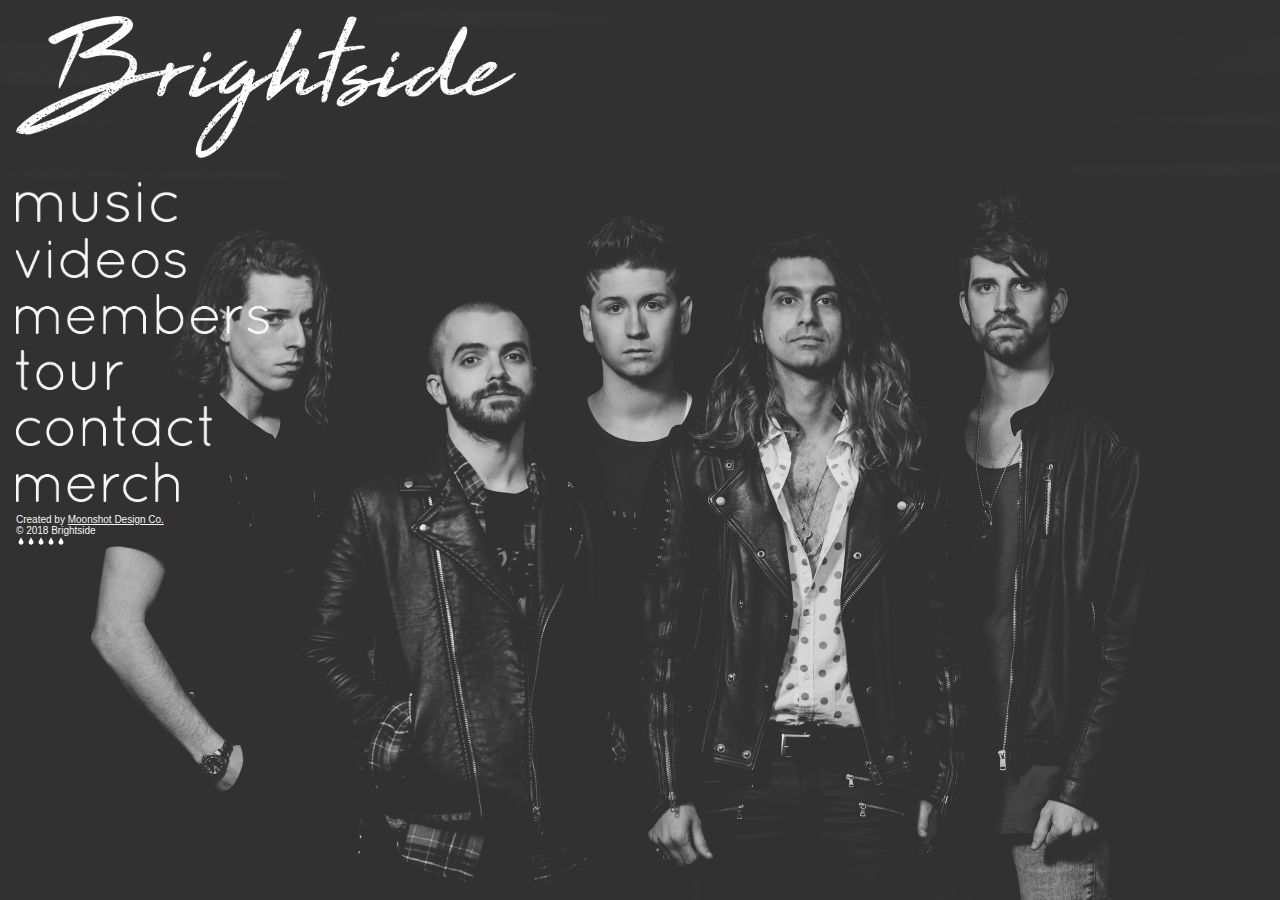
<file: index.html>
<!DOCTYPE html>
<html>
<head>
  <meta charset="utf-8" />
  <meta http-equiv="X-UA-Compatible" content="IE=edge">
  <meta name="viewport" content="width=device-width, initial-scale=1">
  <meta name="apple-mobile-web-app-capable" content="yes">
  <meta name="description" content="Official website of Brightside, a five-piece pop/rock band from Tallahassee, FL. Heart Science EP available now on iTunes/Apple Music, Spotify, and more.">
  <meta name="keywords" content="brightside,official,band,music,tallahassee,florida,usa,pop,rock,indie,alternative,feels,like,fiction,aeiou,lights,a,spark,heart,science,itunes,apple,spotify">
  <link rel="stylesheet" type="text/css" media="screen" href="style.css" />
  <link rel="icon" type="image/x-icon" href="favicons/favicon.ico">
  <link rel="apple-touch-icon" sizes="180x180" href="favicons/apple-touch-icon.png">
  <link rel="icon" type="image/png" href="favicons/favicon-32x32.png" sizes="32x32">
  <link rel="icon" type="image/png" href="favicons/favicon-16x16.png" sizes="16x16">
  <link rel="manifest" href="favicons/manifest.json">
  <link rel="mask-icon" href="favicons/safari-pinned-tab.svg" color="#00ffff">
  <meta name="theme-color" content="#ffffff">
  <link rel="stylesheet" href="https://use.fontawesome.com/releases/v5.0.10/css/all.css" integrity="sha384-+d0P83n9kaQMCwj8F4RJB66tzIwOKmrdb46+porD/OvrJ+37WqIM7UoBtwHO6Nlg" crossorigin="anonymous">
  <title>Brightside</title>
</head>
<body>
  <div class="grid-container" id="main-content">
    <div class="grid-item" id="logo">
      <a href="/" id="logo-link"><img id="main-logo" src="images/logo.png"></a>
    </div>
    <div class="grid-item grid-container" id="social-icons">
      <a class="social-icons-link" href="https://www.facebook.com/officialbrightside"><i class="fab fa-lg fa-fw fa-facebook"></i></a>
      <a class="social-icons-link" href="https://www.twitter.com/heybrightside"><i class="fab fa-lg fa-fw fa-twitter"></i></a>
      <a class="social-icons-link" href="https://www.instagram.com/officialbrightside"><i class="fab fa-lg fa-fw fa-instagram"></i></a>
      <a class="social-icons-link" href="https://itunes.apple.com/us/artist/brightside/943290044"><i class="fab fa-lg fa-fw fa-itunes-note"></i></a>
      <a class="social-icons-link" href="https://open.spotify.com/artist/6Olw6iYoJS2VQZ5RWaUUWS"><i class="fab fa-lg fa-fw fa-spotify"></i></a>
      <a class="social-icons-link" href="https://www.youtube.com/officialbrightsidetv"><i class="fab fa-lg fa-fw fa-youtube"></i></a>
    </div>
    <div class="grid-item grid-container" id="main-menu">
      <div class="grid-item main-menu-link"><a href="music" class="main-menu-link-a"><img class="main-menu-link-img" src="images/music.png"></a></div>
      <div class="grid-item main-menu-link"><a href="videos" class="main-menu-link-a"><img class="main-menu-link-img" src="images/videos.png"></a></div>
      <div class="grid-item main-menu-link"><a href="members" class="main-menu-link-a"><img class="main-menu-link-img" src="images/members.png"></a></div>
      <div class="grid-item main-menu-link"><a href="tour" class="main-menu-link-a" id="tour"><img class="main-menu-link-img" src="images/tour.png"></a></div>
      <div class="grid-item main-menu-link"><a href="contact" class="main-menu-link-a"><img class="main-menu-link-img" src="images/contact.png"></a></div>
      <div class="grid-item main-menu-link"><a href="https://officialbrightside.bandcamp.com" class="main-menu-link-a"><img class="main-menu-link-img" src="images/merch.png"></a></div>
    </div>
    <div class="grid-item" id="copyright">
      <p>Created by <a href="https://moonshotdesignco.com"><u>Moonshot Design Co.</u></a><br>&copy; 2018 Brightside<br><a href="grid"><img src="images/drop-white.png" style="height: 1em;"></a><a href="bees"><img src="images/drop-white.png" style="height: 1em;"></a><img src="images/drop-white.png" style="height: 1em;"><img src="images/drop-white.png" style="height: 1em;"><img src="images/drop-white.png" style="height: 1em;"></p>
    </div>
  </div>
</body>
</html>
</file>
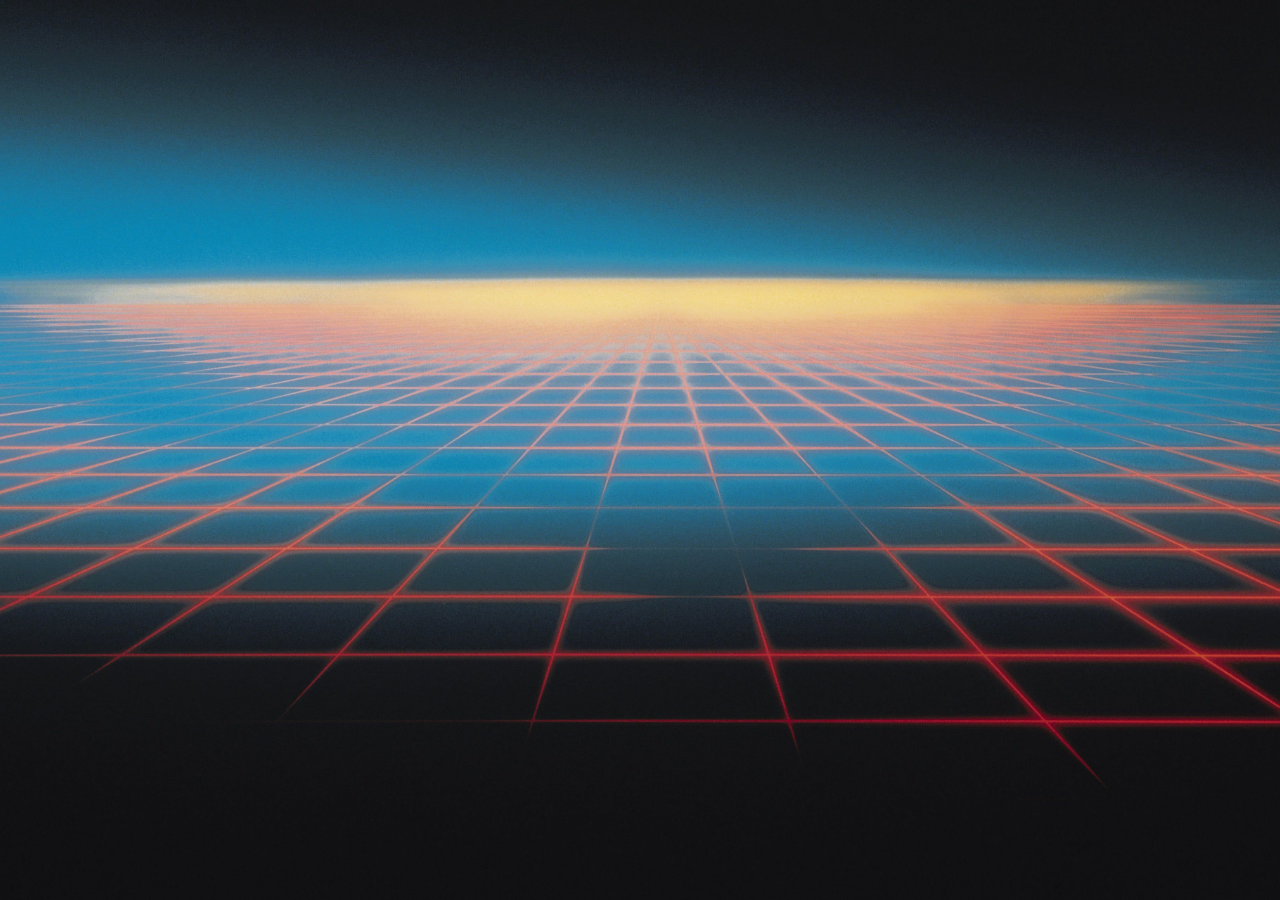
<file: thegrid/index.html>
<!DOCTYPE html>
<html lang="en" style="width: 100%; height: 100%; margin: 0; padding: 0; background: url('grid.jpg') center/cover no-repeat;">
<head>
  <meta charset="UTF-8">
  <meta name="viewport" content="width=device-width, initial-scale=1.0">
  <meta http-equiv="X-UA-Compatible" content="ie=edge">
  <title>The Grid</title>
</head>
<body>
  <audio autoplay src="theGrid.wav"></audio>
</body>
</html>
</file>
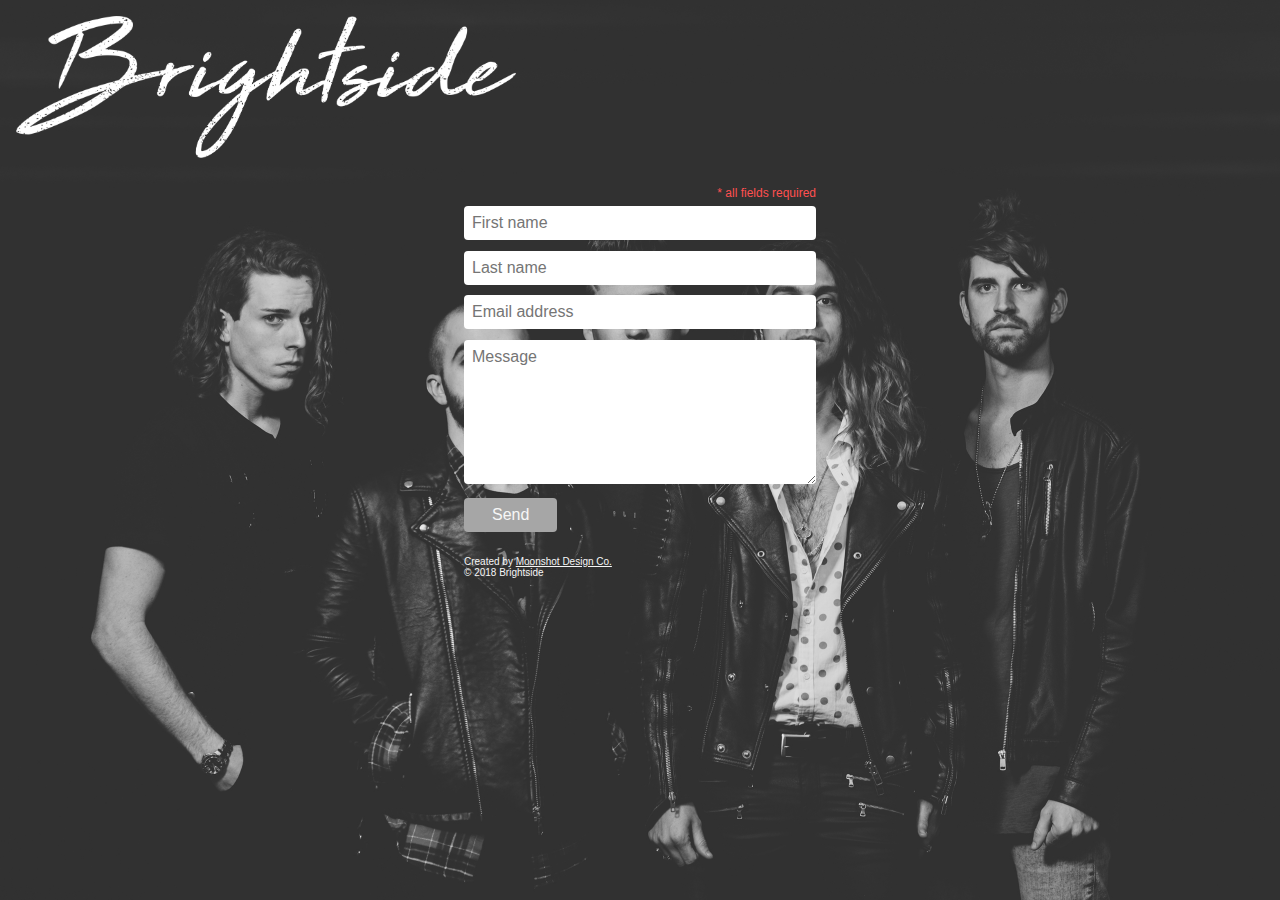
<file: contact.html>
<!DOCTYPE html>
<html>
<head>
  <meta charset="utf-8" />
  <meta http-equiv="X-UA-Compatible" content="IE=edge">
  <meta name="viewport" content="width=device-width, initial-scale=1">
  <meta name="apple-mobile-web-app-capable" content="yes">
  <meta name="description" content="Contact // Official website of Brightside, a five-piece pop/rock band from Tallahassee, FL. Heart Science EP available now on iTunes/Apple Music, Spotify, and more.">
  <meta name="keywords" content="brightside,official,band,music,tallahassee,florida,usa,pop,rock,indie,alternative,feels,like,fiction,aeiou,lights,a,spark,heart,science,itunes,apple,spotify">
  <link rel="stylesheet" type="text/css" media="screen" href="style.css" />
  <link rel="icon" type="image/x-icon" href="favicons/favicon.ico">
  <link rel="apple-touch-icon" sizes="180x180" href="favicons/apple-touch-icon.png">
  <link rel="icon" type="image/png" href="favicons/favicon-32x32.png" sizes="32x32">
  <link rel="icon" type="image/png" href="favicons/favicon-16x16.png" sizes="16x16">
  <link rel="manifest" href="favicons/manifest.json">
  <link rel="mask-icon" href="favicons/safari-pinned-tab.svg" color="#00ffff">
  <meta name="theme-color" content="#ffffff">
  <link rel="stylesheet" href="https://use.fontawesome.com/releases/v5.0.10/css/all.css" integrity="sha384-+d0P83n9kaQMCwj8F4RJB66tzIwOKmrdb46+porD/OvrJ+37WqIM7UoBtwHO6Nlg" crossorigin="anonymous">
  <title>Contact :: Brightside</title>
</head>
<body>
  <div class="grid-container" id="main-content">
    <div class="grid-item" id="logo">
      <a href="index.html" id="logo-link"><img id="main-logo" src="images/logo.png"></a>
    </div>
    <div class="grid-item grid-container" id="social-icons">
      <a class="social-icons-link" href="https://www.facebook.com/officialbrightside"><i class="fab fa-lg fa-fw fa-facebook"></i></a>
      <a class="social-icons-link" href="https://www.twitter.com/heybrightside"><i class="fab fa-lg fa-fw fa-twitter"></i></a>
      <a class="social-icons-link" href="https://www.instagram.com/officialbrightside"><i class="fab fa-lg fa-fw fa-instagram"></i></a>
      <a class="social-icons-link" href="https://itunes.apple.com/us/artist/brightside/943290044"><i class="fab fa-lg fa-fw fa-itunes-note"></i></a>
      <a class="social-icons-link" href="https://open.spotify.com/artist/6Olw6iYoJS2VQZ5RWaUUWS"><i class="fab fa-lg fa-fw fa-spotify"></i></a>
      <a class="social-icons-link" href="https://www.youtube.com/officialbrightsidetv"><i class="fab fa-lg fa-fw fa-youtube"></i></a>
    </div>
    <div class="grid-item grid-container body-content" id="contact-container">
      <div id="contact-form">
        <div id="submission-form">
          <p class="subheader">* all fields required</p>
          <form id="contact" method="POST" action="https://formspree.io/contact@officialbrightside.com">
            <input type="text" name="firstname" placeholder="First name" required>
            <input type="text" name="lastname" placeholder="Last name" required>
            <input type="email" name="email" placeholder="Email address" required>
            <textarea name="message" placeholder="Message" required></textarea>
            <input type="text" name="_gotcha" style="display:none" />
            <button type="submit">Send</button>
          </form>
        </div>
      </div>
    </div>
    <div class="grid-item centered-copyright body-content" id="copyright">
      <p>Created by <a href="https://moonshotdesignco.com"><u>Moonshot Design Co.</u></a><br>&copy; 2018 Brightside</p>
    </div>
  </div>
</body>
</html>
</file>
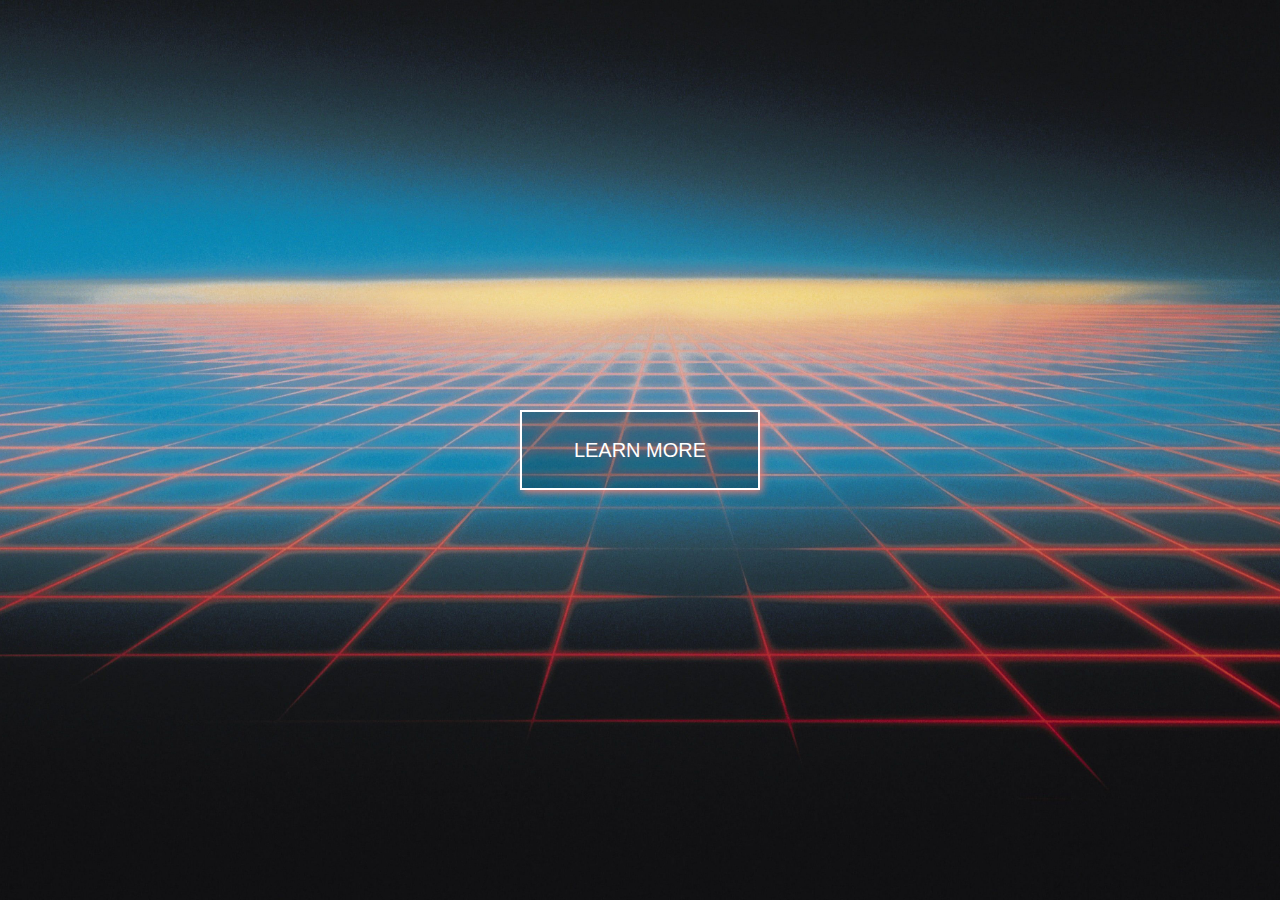
<file: grid.html>
<!DOCTYPE html>
<html lang="en" style="width: 100%; height: 100%; margin: 0; padding: 0; background: url('images/grid.jpg') center/cover no-repeat black;">
<head>
  <meta charset="UTF-8">
  <meta name="viewport" content="width=device-width, initial-scale=1.0">
  <meta http-equiv="X-UA-Compatible" content="ie=edge">
  <title>The Grid</title>
</head>
<body style="display: grid; height: 100%; margin: 0; padding: 0;">
  <audio id="theGrid" src="theGrid.wav"></audio>
  <button onclick="playAudio()" type="button" style="border: 2px solid white; height: 5rem; width: 15rem; background: #00000040; color: white; font-size: 1.25em; font-family: -apple-system, BlinkMacSystemFont, 'Segoe UI', Roboto, Oxygen, Ubuntu, Cantarell, 'Open Sans', 'Helvetica Neue', sans-serif; margin: auto; box-shadow: 2px 2px 8px salmon;">LEARN MORE</button>
  <script type="text/javascript">
    var x = document.getElementById("theGrid");
    function playAudio() {
      x.play();
    }
  </script>
</body>
</html>
</file>
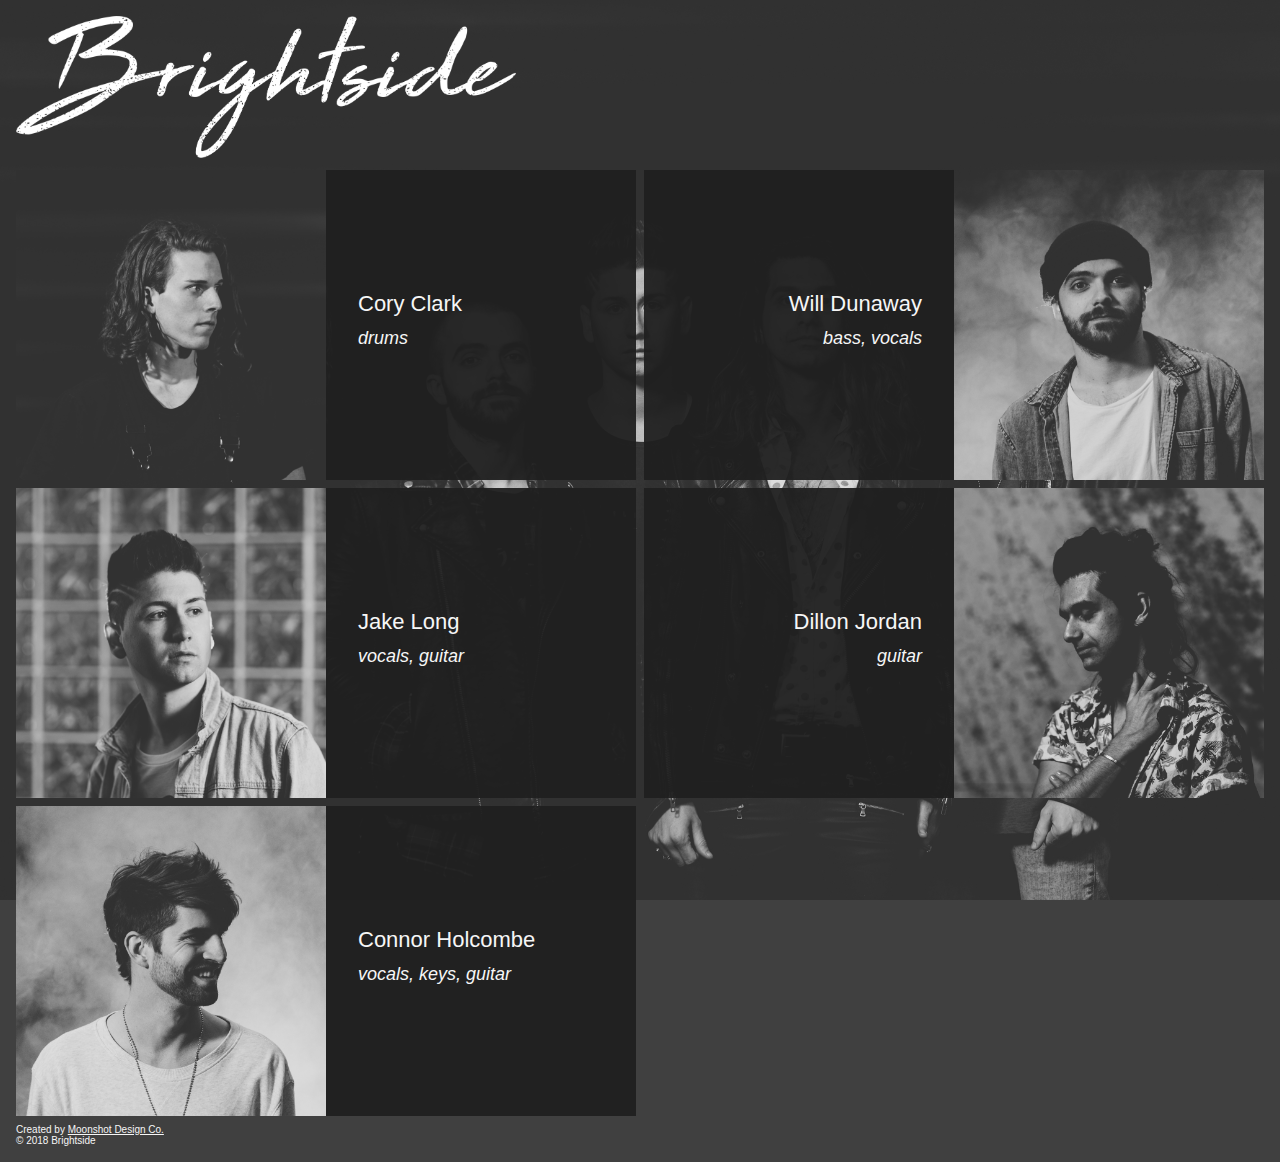
<file: members.html>
<!DOCTYPE html>
<html>
<head>
  <meta charset="utf-8" />
  <meta http-equiv="X-UA-Compatible" content="IE=edge">
  <meta name="viewport" content="width=device-width, initial-scale=1">
  <meta name="apple-mobile-web-app-capable" content="yes">
  <meta name="description" content="Members // Official website of Brightside, a five-piece pop/rock band from Tallahassee, FL. Heart Science EP available now on iTunes/Apple Music, Spotify, and more.">
  <meta name="keywords" content="brightside,official,band,music,tallahassee,florida,usa,pop,rock,indie,alternative,feels,like,fiction,aeiou,lights,a,spark,heart,science,itunes,apple,spotify">
  <link rel="stylesheet" type="text/css" media="screen" href="style.css" />
  <link rel="icon" type="image/x-icon" href="favicons/favicon.ico">
  <link rel="apple-touch-icon" sizes="180x180" href="favicons/apple-touch-icon.png">
  <link rel="icon" type="image/png" href="favicons/favicon-32x32.png" sizes="32x32">
  <link rel="icon" type="image/png" href="favicons/favicon-16x16.png" sizes="16x16">
  <link rel="manifest" href="favicons/manifest.json">
  <link rel="mask-icon" href="favicons/safari-pinned-tab.svg" color="#00ffff">
  <meta name="theme-color" content="#ffffff">
  <link rel="stylesheet" href="https://use.fontawesome.com/releases/v5.0.10/css/all.css" integrity="sha384-+d0P83n9kaQMCwj8F4RJB66tzIwOKmrdb46+porD/OvrJ+37WqIM7UoBtwHO6Nlg" crossorigin="anonymous">
  <title>Members :: Brightside</title>
</head>
<body>
  <div class="grid-container" id="main-content">
    <div class="grid-item" id="logo">
      <a href="index.html" id="logo-link"><img id="main-logo" src="images/logo.png"></a>
    </div>
    <div class="grid-item grid-container" id="social-icons">
      <a class="social-icons-link" href="https://www.facebook.com/officialbrightside"><i class="fab fa-lg fa-fw fa-facebook"></i></a>
      <a class="social-icons-link" href="https://www.twitter.com/heybrightside"><i class="fab fa-lg fa-fw fa-twitter"></i></a>
      <a class="social-icons-link" href="https://www.instagram.com/officialbrightside"><i class="fab fa-lg fa-fw fa-instagram"></i></a>
      <a class="social-icons-link" href="https://itunes.apple.com/us/artist/brightside/943290044"><i class="fab fa-lg fa-fw fa-itunes-note"></i></a>
      <a class="social-icons-link" href="https://open.spotify.com/artist/6Olw6iYoJS2VQZ5RWaUUWS"><i class="fab fa-lg fa-fw fa-spotify"></i></a>
      <a class="social-icons-link" href="https://www.youtube.com/officialbrightsidetv"><i class="fab fa-lg fa-fw fa-youtube"></i></a>
    </div>
    <div class="grid-item grid-container body-content" id="members-container">
      <div class="grid-item grid-container member-container-ind" id="cory">
        <img src="images/tiles/cory.png" class="grid-item member-photo" id="cory">
        <div class="grid-item member-info" id="cory">
          <p class="member-info-p">Cory Clark</p>
          <p class="member-info-p small">drums</p>
          <p class="member-info-p"><a href="https://www.twitter.com/brightsidecory" class="member-info-link-a" id=""><i class="fab fa-twitter fa-fw"></i></a><a href="https://www.instagram.com/brightsidecory" class="member-info-link-a" id=""><i class="fab fa-instagram fa-fw"></i></a></p>
        </div>
      </div>
      <div class="grid-item grid-container member-container-ind" id="will">
        <img src="images/tiles/will.png" class="grid-item member-photo" id="will">
        <div class="grid-item member-info" id="will">
          <p class="member-info-p">Will Dunaway</p>
          <p class="member-info-p small">bass, vocals</p>
          <p class="member-info-p"><a href="https://www.twitter.com/brightsidewill" class="member-info-link-a" id=""><i class="fab fa-twitter fa-fw"></i></a><a href="https://www.instagram.com/brightsidewill" class="member-info-link-a" id=""><i class="fab fa-instagram fa-fw"></i></a></p>
        </div>
      </div>
      <div class="grid-item grid-container member-container-ind" id="jake">
        <img src="images/tiles/jake.png" class="grid-item member-photo" id="jake">
        <div class="grid-item member-info" id="jake">
          <p class="member-info-p">Jake Long</p>
          <p class="member-info-p small">vocals, guitar</p>
          <p class="member-info-p"><a href="https://www.twitter.com/brightsidejake" class="member-info-link-a" id=""><i class="fab fa-twitter fa-fw"></i></a><a href="https://www.instagram.com/brightsidejake" class="member-info-link-a" id=""><i class="fab fa-instagram fa-fw"></i></a></p>
        </div>
      </div>
      <div class="grid-item grid-container member-container-ind" id="dillon">
        <img src="images/tiles/dillon.png" class="grid-item member-photo" id="dillon">
        <div class="grid-item member-info" id="dillon">
          <p class="member-info-p">Dillon Jordan</p>
          <p class="member-info-p small">guitar</p>
          <p class="member-info-p"><a href="https://www.twitter.com/brightsidedill" class="member-info-link-a" id=""><i class="fab fa-twitter fa-fw"></i></a><a href="https://www.instagram.com/brightsidedillon" class="member-info-link-a" id=""><i class="fab fa-instagram fa-fw"></i></a></p>
        </div>
      </div>
      <div class="grid-item grid-container member-container-ind" id="connor">
        <img src="images/tiles/connor.png" class="grid-item member-photo" id="connor">
        <div class="grid-item member-info" id="connor">
          <p class="member-info-p">Connor Holcombe</p>
          <p class="member-info-p small">vocals, keys, guitar</p>
          <p class="member-info-p"><a href="https://www.twitter.com/brightsidecjh" class="member-info-link-a" id=""><i class="fab fa-twitter fa-fw"></i></a><a href="https://www.instagram.com/brightsideconnor" class="member-info-link-a" id=""><i class="fab fa-instagram fa-fw"></i></a></p>
        </div>
      </div>
    </div>
    <div class="grid-item" id="copyright">
      <p>Created by <a href="https://moonshotdesignco.com"><u>Moonshot Design Co.</u></a><br>&copy; 2018 Brightside</p>
    </div>
  </div>
</body>
</html>
</file>
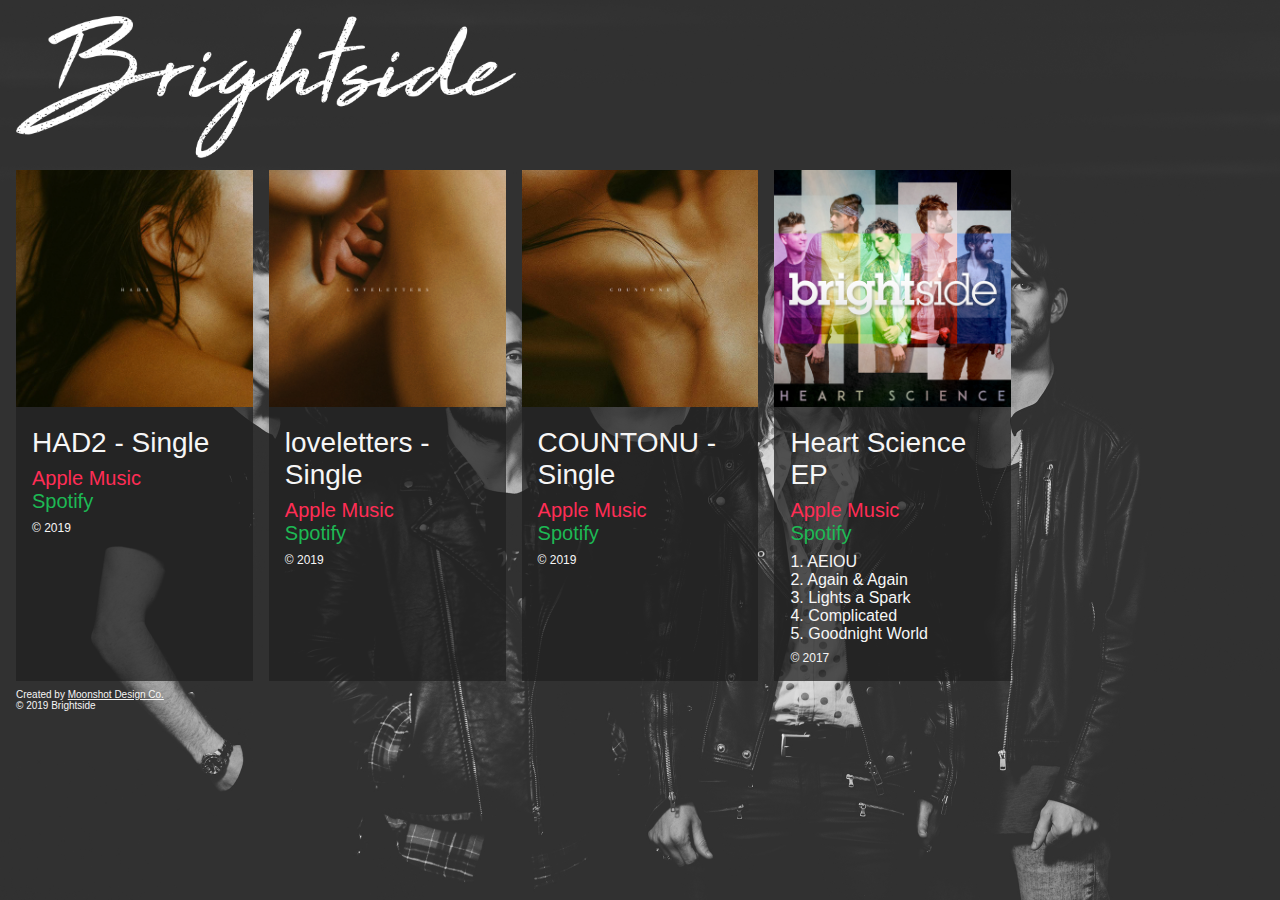
<file: music.html>
<!DOCTYPE html>
<html>
<head>
  <meta charset="utf-8" />
  <meta http-equiv="X-UA-Compatible" content="IE=edge">
  <meta name="viewport" content="width=device-width, initial-scale=1">
  <meta name="apple-mobile-web-app-capable" content="yes">
  <meta name="description" content="Music // Official website of Brightside, a five-piece pop/rock band from Tallahassee, FL. Heart Science EP available now on iTunes/Apple Music, Spotify, and more.">
  <meta name="keywords" content="brightside,official,band,music,tallahassee,florida,usa,pop,rock,indie,alternative,feels,like,fiction,aeiou,lights,a,spark,heart,science,itunes,apple,spotify">
  <link rel="stylesheet" type="text/css" media="screen" href="style.css" />
  <link rel="icon" type="image/x-icon" href="favicons/favicon.ico">
  <link rel="apple-touch-icon" sizes="180x180" href="favicons/apple-touch-icon.png">
  <link rel="icon" type="image/png" href="favicons/favicon-32x32.png" sizes="32x32">
  <link rel="icon" type="image/png" href="favicons/favicon-16x16.png" sizes="16x16">
  <link rel="manifest" href="favicons/manifest.json">
  <link rel="mask-icon" href="favicons/safari-pinned-tab.svg" color="#00ffff">
  <meta name="theme-color" content="#ffffff">
  <link rel="stylesheet" href="https://use.fontawesome.com/releases/v5.0.10/css/all.css" integrity="sha384-+d0P83n9kaQMCwj8F4RJB66tzIwOKmrdb46+porD/OvrJ+37WqIM7UoBtwHO6Nlg" crossorigin="anonymous">
  <title>Music :: Brightside</title>
</head>
<body>
  <div class="grid-container" id="main-content">
    <div class="grid-item" id="logo">
      <a href="/" id="logo-link"><img id="main-logo" src="images/logo.png"></a>
    </div>
    <div class="grid-item grid-container" id="social-icons">
      <a class="social-icons-link" href="https://www.facebook.com/officialbrightside"><i class="fab fa-lg fa-fw fa-facebook"></i></a>
      <a class="social-icons-link" href="https://www.twitter.com/heybrightside"><i class="fab fa-lg fa-fw fa-twitter"></i></a>
      <a class="social-icons-link" href="https://www.instagram.com/officialbrightside"><i class="fab fa-lg fa-fw fa-instagram"></i></a>
      <a class="social-icons-link" href="https://itunes.apple.com/us/artist/brightside/943290044"><i class="fab fa-lg fa-fw fa-itunes-note"></i></a>
      <a class="social-icons-link" href="https://open.spotify.com/artist/6Olw6iYoJS2VQZ5RWaUUWS"><i class="fab fa-lg fa-fw fa-spotify"></i></a>
      <a class="social-icons-link" href="https://www.youtube.com/officialbrightsidetv"><i class="fab fa-lg fa-fw fa-youtube"></i></a>
    </div>
    <div class="grid-item grid-container body-content" id="music-container">
      <div class="grid-item album-container" id="h2">
        <a href="images/h2.jpg"><img class="album-cover" id="h2-cover" src="images/h2.jpg" /></a>
        <div class="album-info">
          <p class="album-title">HAD2 - Single</p>
          <p class="album-link"><a href="https://geo.itunes.apple.com/us/album/id1462911490?mt=1&app=music" class="album-link-apple-a" id="h2">Apple Music</a><br /><a href="https://open.spotify.com/album/3hmGB4KpoytR6cDg44KLqh" class="album-link-spotify-a" id="h2">Spotify</a></p>
          <p class="album-copyright">&copy; 2019</p>
        </div>        
      </div>
      <div class="grid-item album-container" id="ll">
        <a href="images/ll.jpg"><img class="album-cover" id="ll-cover" src="images/ll.jpg" /></a>
        <div class="album-info">
          <p class="album-title">loveletters - Single</p>
          <p class="album-link"><a href="https://geo.itunes.apple.com/us/album/id1462911490?mt=1&app=music" class="album-link-apple-a" id="ll">Apple Music</a><br /><a href="https://open.spotify.com/album/3hmGB4KpoytR6cDg44KLqh" class="album-link-spotify-a" id="ll">Spotify</a></p>
          <p class="album-copyright">&copy; 2019</p>
        </div>        
      </div>
      <div class="grid-item album-container" id="cou">
        <a href="images/cou.jpg"><img class="album-cover" id="cou-cover" src="images/cou.jpg" /></a>
        <div class="album-info">
          <p class="album-title">COUNTONU - Single</p>
          <p class="album-link"><a href="https://geo.itunes.apple.com/us/album/id1461790680?mt=1&app=music" class="album-link-apple-a" id="cou">Apple Music</a><br /><a href="https://open.spotify.com/album/42cLPp4GcnnMV3cess46yw" class="album-link-spotify-a" id="cou">Spotify</a></p>
          <p class="album-copyright">&copy; 2019</p>
        </div>        
      </div>
      <div class="grid-item album-container" id="hs">
        <a href="images/hs.jpg"><img class="album-cover" id="hs-cover" src="images/hs.jpg" /></a>
        <div class="album-info">
          <p class="album-title">Heart Science EP</p>
          <p class="album-link"><a href="https://geo.itunes.apple.com/us/album/heart-science-ep/1195929587?mt=1&app=music" class="album-link-apple-a" id="hs">Apple Music</a><br /><a href="https://open.spotify.com/album/0kvGF7H4IhPmom7DWKmhD1?si=bpe_GZlkRUC51fYbiqsQFQ" class="album-link-spotify-a" id="hs">Spotify</a></p>
          <p>1. AEIOU</p>
          <p>2. Again & Again</p>
          <p>3. Lights a Spark</p>
          <p>4. Complicated</p>
          <p>5. Goodnight World</p>
          <p class="album-copyright">&copy; 2017</p>
        </div>
      </div>
    </div>
    <div class="grid-item" id="copyright">
      <p>Created by <a href="https://moonshotdesignco.com"><u>Moonshot Design Co.</u></a><br>&copy; 2019 Brightside</p>
    </div>
  </div>
</body>
</html>
</file>
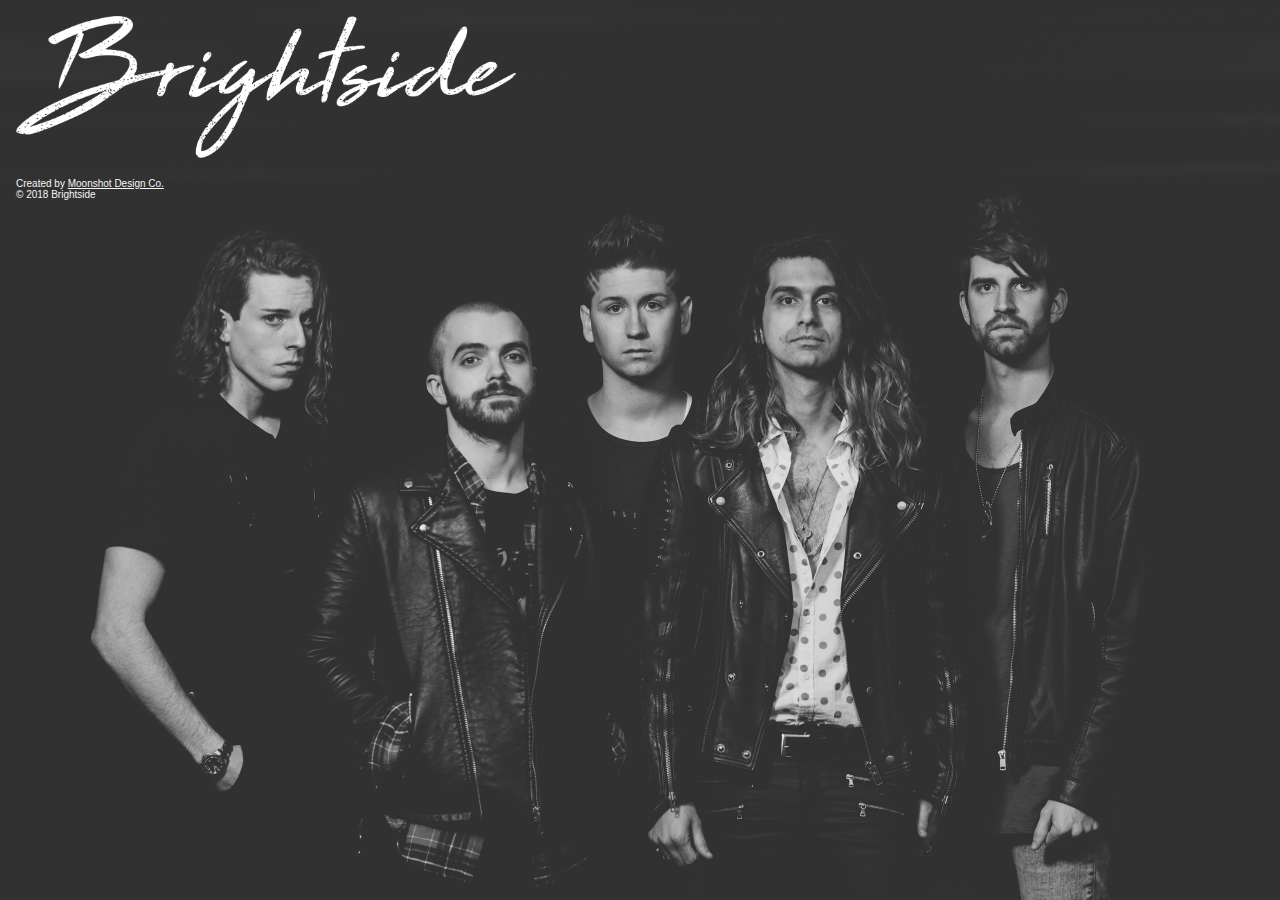
<file: tour.html>
<!DOCTYPE html>
<html>
<head>
  <meta charset="utf-8" />
  <meta http-equiv="X-UA-Compatible" content="IE=edge">
  <meta name="viewport" content="width=device-width, initial-scale=1">
  <meta name="apple-mobile-web-app-capable" content="yes">
  <meta name="description" content="Tour Dates // Official website of Brightside, a five-piece pop/rock band from Tallahassee, FL. Heart Science EP available now on iTunes/Apple Music, Spotify, and more.">
  <meta name="keywords" content="brightside,official,band,music,tallahassee,florida,usa,pop,rock,indie,alternative,feels,like,fiction,aeiou,lights,a,spark,heart,science,itunes,apple,spotify">
  <link rel="stylesheet" type="text/css" media="screen" href="style.css" />
  <link rel="icon" type="image/x-icon" href="favicons/favicon.ico">
  <link rel="apple-touch-icon" sizes="180x180" href="favicons/apple-touch-icon.png">
  <link rel="icon" type="image/png" href="favicons/favicon-32x32.png" sizes="32x32">
  <link rel="icon" type="image/png" href="favicons/favicon-16x16.png" sizes="16x16">
  <link rel="manifest" href="favicons/manifest.json">
  <link rel="mask-icon" href="favicons/safari-pinned-tab.svg" color="#00ffff">
  <meta name="theme-color" content="#ffffff">
  <link rel="stylesheet" href="https://use.fontawesome.com/releases/v5.0.10/css/all.css" integrity="sha384-+d0P83n9kaQMCwj8F4RJB66tzIwOKmrdb46+porD/OvrJ+37WqIM7UoBtwHO6Nlg" crossorigin="anonymous">
  <title>Tour Dates :: Brightside</title>
</head>
<body>
  <div class="grid-container" id="main-content">
    <div class="grid-item" id="logo">
      <a href="index.html" id="logo-link"><img id="main-logo" src="images/logo.png"></a>
    </div>
    <div class="grid-item grid-container" id="social-icons">
      <a class="social-icons-link" href="https://www.facebook.com/officialbrightside"><i class="fab fa-lg fa-fw fa-facebook"></i></a>
      <a class="social-icons-link" href="https://www.twitter.com/heybrightside"><i class="fab fa-lg fa-fw fa-twitter"></i></a>
      <a class="social-icons-link" href="https://www.instagram.com/officialbrightside"><i class="fab fa-lg fa-fw fa-instagram"></i></a>
      <a class="social-icons-link" href="https://itunes.apple.com/us/artist/brightside/943290044"><i class="fab fa-lg fa-fw fa-itunes-note"></i></a>
      <a class="social-icons-link" href="https://open.spotify.com/artist/6Olw6iYoJS2VQZ5RWaUUWS"><i class="fab fa-lg fa-fw fa-spotify"></i></a>
      <a class="social-icons-link" href="https://www.youtube.com/officialbrightsidetv"><i class="fab fa-lg fa-fw fa-youtube"></i></a>
    </div>
    <div class="grid-item grid-container body-content" id="tour-container">
      <script charset="utf-8" src="https://widget.bandsintown.com/main.min.js"></script>
      <a class="bit-widget-initializer" data-artist-name="Brightside (US)" data-display-local-dates="false" data-display-past-dates="false" data-auto-style="true" data-popup-background-color="rgba(0,0,0,0)" data-background-color="rgba(32,32,32,0.7)" data-display-limit="" data-link-text-color="#00B4B3"></a>
    </div>
    <div class="grid-item" id="copyright">
      <p>Created by <a href="https://moonshotdesignco.com"><u>Moonshot Design Co.</u></a><br>&copy; 2018 Brightside</p>
    </div>
  </div>
</body>
</html>
</file>
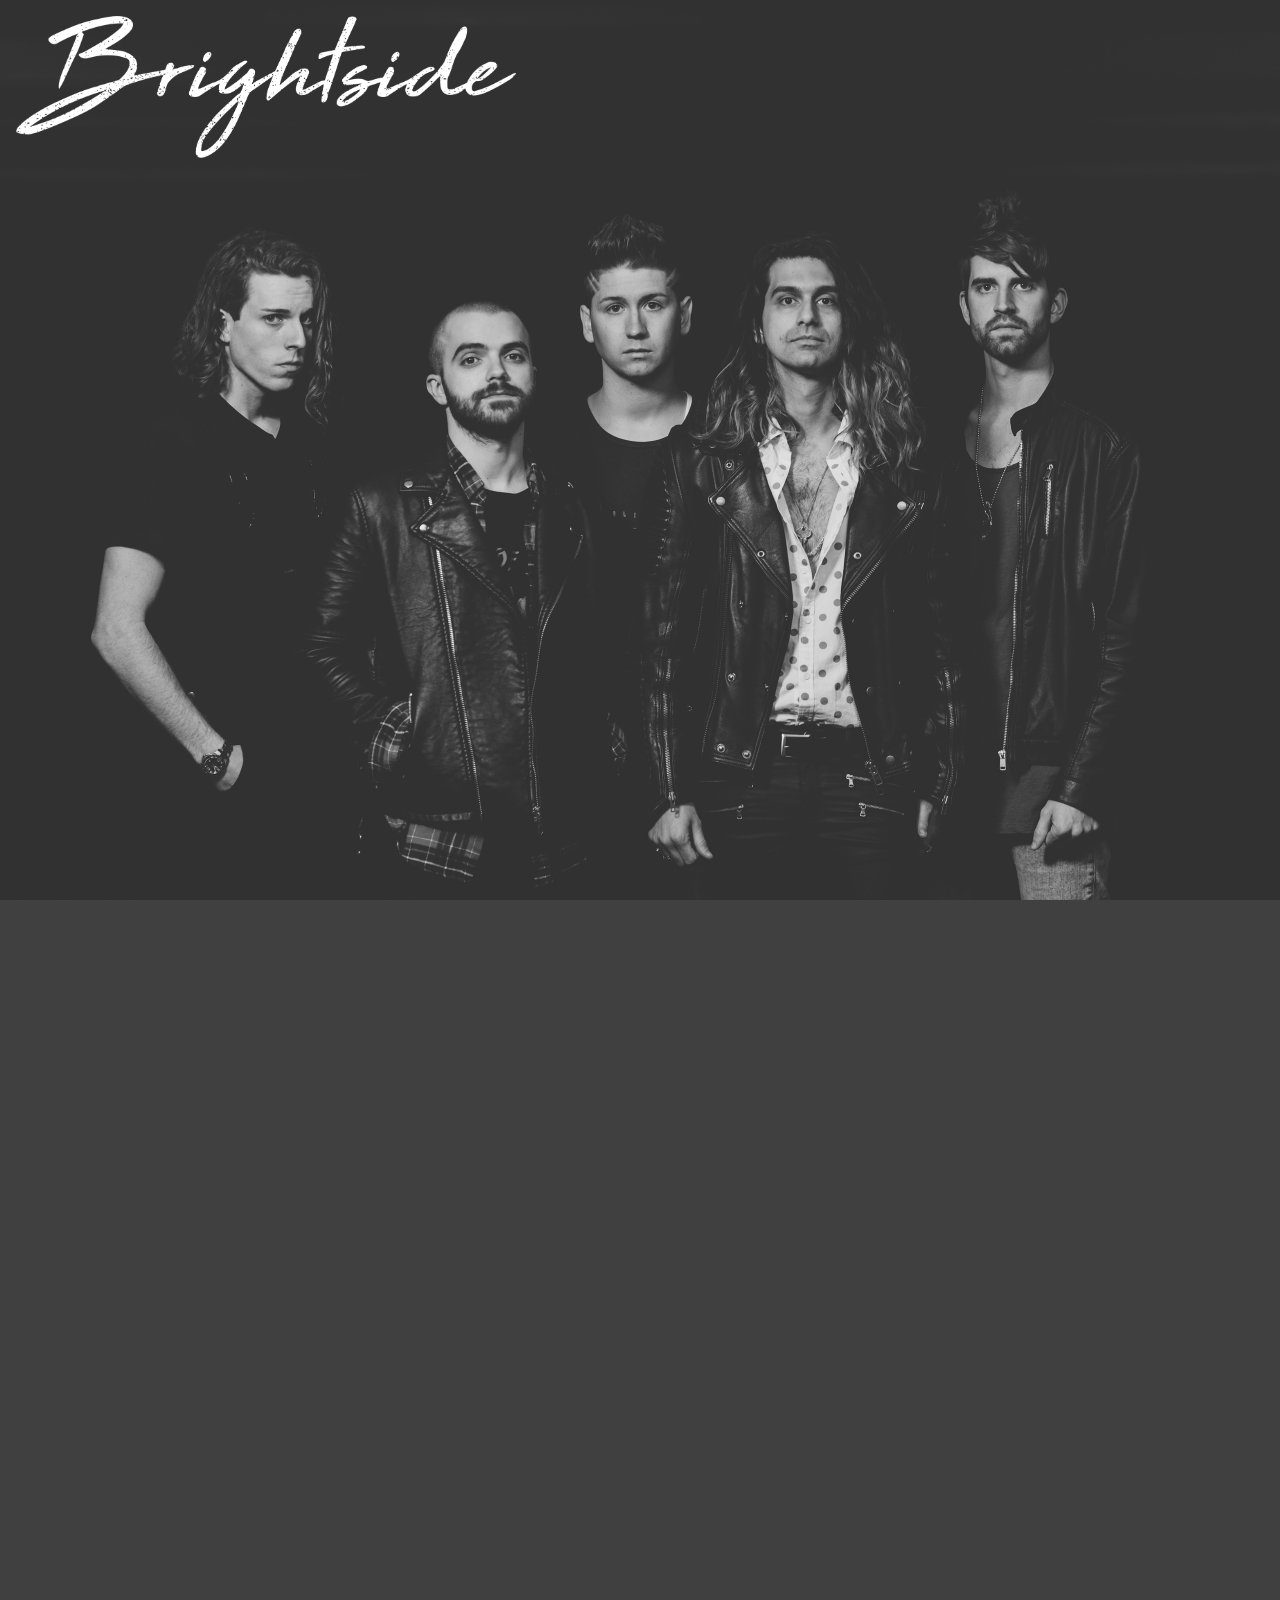
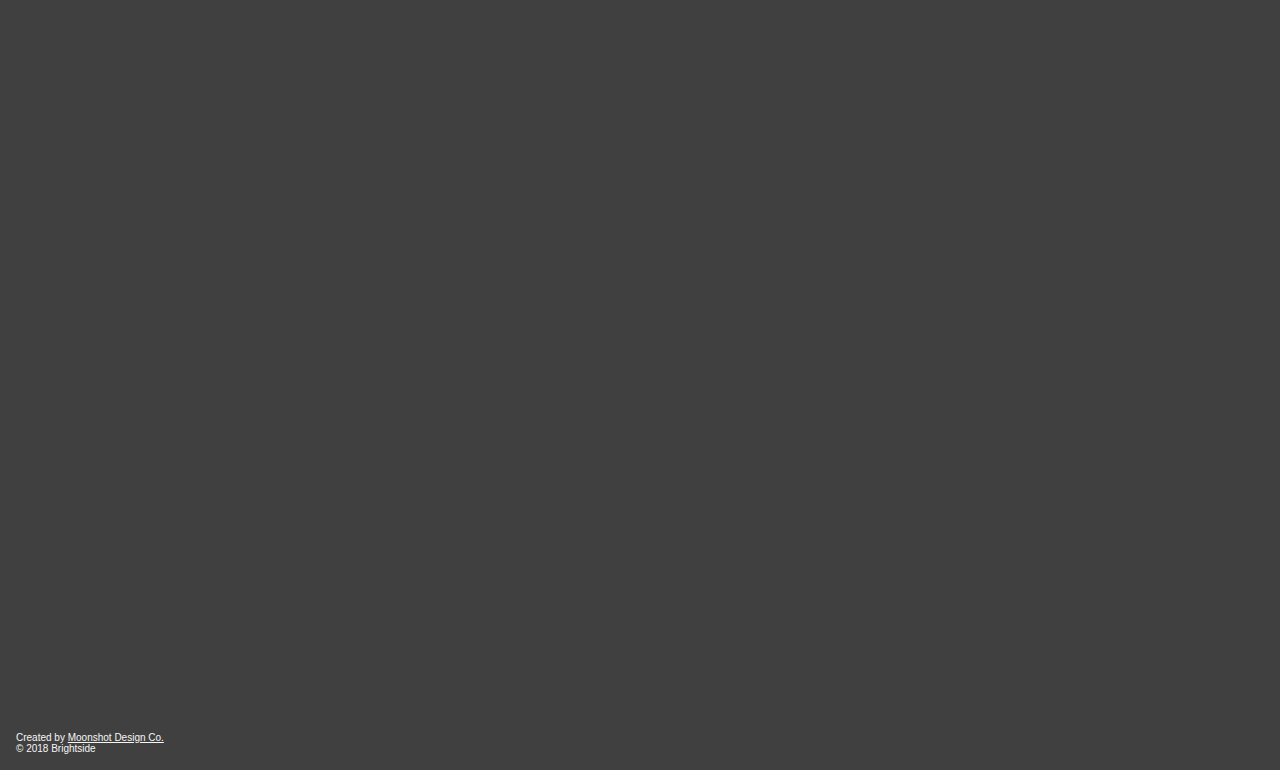
<file: videos.html>
<!DOCTYPE html>
<html>
<head>
  <meta charset="utf-8" />
  <meta http-equiv="X-UA-Compatible" content="IE=edge">
  <meta name="viewport" content="width=device-width, initial-scale=1">
  <meta name="apple-mobile-web-app-capable" content="yes">
  <meta name="description" content="Videos // Official website of Brightside, a five-piece pop/rock band from Tallahassee, FL. Heart Science EP available now on iTunes/Apple Music, Spotify, and more.">
  <meta name="keywords" content="brightside,official,band,music,tallahassee,florida,usa,pop,rock,indie,alternative,feels,like,fiction,aeiou,lights,a,spark,heart,science,itunes,apple,spotify">
  <link rel="stylesheet" type="text/css" media="screen" href="style.css" />
  <link rel="icon" type="image/x-icon" href="favicons/favicon.ico">
  <link rel="apple-touch-icon" sizes="180x180" href="favicons/apple-touch-icon.png">
  <link rel="icon" type="image/png" href="favicons/favicon-32x32.png" sizes="32x32">
  <link rel="icon" type="image/png" href="favicons/favicon-16x16.png" sizes="16x16">
  <link rel="manifest" href="favicons/manifest.json">
  <link rel="mask-icon" href="favicons/safari-pinned-tab.svg" color="#00ffff">
  <meta name="theme-color" content="#ffffff">
  <link rel="stylesheet" href="https://use.fontawesome.com/releases/v5.0.10/css/all.css" integrity="sha384-+d0P83n9kaQMCwj8F4RJB66tzIwOKmrdb46+porD/OvrJ+37WqIM7UoBtwHO6Nlg" crossorigin="anonymous">
  <title>Videos :: Brightside</title>
</head>
<body>
  <div class="grid-container" id="main-content">
    <div class="grid-item" id="logo">
      <a href="index.html" id="logo-link"><img id="main-logo" src="images/logo.png"></a>
    </div>
    <div class="grid-item grid-container" id="social-icons">
      <a class="social-icons-link" href="https://www.facebook.com/officialbrightside"><i class="fab fa-lg fa-fw fa-facebook"></i></a>
      <a class="social-icons-link" href="https://www.twitter.com/heybrightside"><i class="fab fa-lg fa-fw fa-twitter"></i></a>
      <a class="social-icons-link" href="https://www.instagram.com/officialbrightside"><i class="fab fa-lg fa-fw fa-instagram"></i></a>
      <a class="social-icons-link" href="https://itunes.apple.com/us/artist/brightside/943290044"><i class="fab fa-lg fa-fw fa-itunes-note"></i></a>
      <a class="social-icons-link" href="https://open.spotify.com/artist/6Olw6iYoJS2VQZ5RWaUUWS"><i class="fab fa-lg fa-fw fa-spotify"></i></a>
      <a class="social-icons-link" href="https://www.youtube.com/officialbrightsidetv"><i class="fab fa-lg fa-fw fa-youtube"></i></a>
    </div>
    <div class="grid-item body-content" id="videos-container">
      <div class="video-iframe-container" id="again">
        <iframe src="https://www.youtube.com/embed/vdMrMayHFv8" frameborder="0" allowfullscreen></iframe>
      </div>
      <div class="video-iframe-container" id="aeiou">
        <iframe src="https://www.youtube.com/embed/rTZxzsUVxVM" frameborder="0" allowfullscreen></iframe>
      </div>
      <div class="video-iframe-container" id="filthy">
        <iframe src="https://www.youtube.com/embed/MIylGdcYceY" frameborder="0" allowfullscreen></iframe>
      </div>
    </div>
    <div class="grid-item" id="copyright">
      <p>Created by <a href="https://moonshotdesignco.com"><u>Moonshot Design Co.</u></a><br>&copy; 2018 Brightside</p>
    </div>
  </div>
</body>
</html>
</file>
<file: style.css>
* {
  margin: 0;
  padding: 0;
  -webkit-box-sizing: border-box;
          box-sizing: border-box;
}

body {
  background: url("images/drop-grey.png") center/4rem #404040;
  color: #f6f6f6;
  font-family: -apple-system, BlinkMacSystemFont, 'Segoe UI', Roboto, Oxygen, Ubuntu, Cantarell, 'Open Sans', 'Helvetica Neue', sans-serif;
  width: 100%;
  height: 100%;
}

a {
  color: inherit;
  text-decoration: none;
}

.grid-container {
  display: -ms-grid;
  display: grid;
}

#main-content {
  margin: 0 0.5rem;
  padding: 0.5rem 0;
  grid-gap: 0.5rem;
  -ms-grid-columns: 100%;
      grid-template-columns: 100%;
  -ms-grid-rows: auto;
      grid-template-rows: auto;
}

#main-logo {
  width: 100%;
}

#social-icons {
  -ms-grid-columns: (1fr)[6];
      grid-template-columns: repeat(6, 1fr);
  -ms-grid-rows: 100%;
      grid-template-rows: 100%;
  margin-bottom: auto;
}

.social-icons-link {
  display: inline-block;
  margin: auto;
}

.main-menu-link-img {
  width: initial;
  max-width: 100%;
  height: 2.5rem;
  margin-top: 0.5rem;
}

#music-container {
  grid-gap: 1rem;
}

.album-container {
  background: rgba(32, 32, 32, 0.75);
}

.album-cover {
  width: 100%;
}

.album-info {
  margin: 1rem 0;
  padding: 0 1rem;
}

.album-title {
  font-size: 1.75rem;
  font-weight: 500;
  margin-bottom: 0.5rem;
}

.album-link {
  font-size: 1.25rem;
  margin-bottom: 0.5rem;
  font-weight: 500;
}

.album-link-apple-a {
  color: #ff2d55;
}

.album-link-spotify-a {
  color: #1DB954;
}

.album-copyright {
  font-size: 0.75rem;
  margin: 0.5rem 0;
}

.video-iframe-container {
  position: relative;
  padding-bottom: 56.25%;
  height: 0;
  margin-top: 1rem;
}

.video-iframe-container iframe {
  position: absolute;
  width: 100%;
  height: 100%;
}

#members-container {
  grid-gap: 0.5rem;
}

.member-container-ind {
  -ms-grid-columns: (1fr)[2];
      grid-template-columns: repeat(2, 1fr);
  -ms-grid-rows: 1fr;
      grid-template-rows: 1fr;
  grid-gap: 0;
  background: rgba(32, 32, 32, 0.95);
}

.member-photo {
  width: 100%;
}

.member-photo#will, .member-photo#dillon {
  -ms-grid-column: 2;
  -ms-grid-column-span: 1;
      grid-column: 2 / span 1;
  -ms-grid-row: 1;
  -ms-grid-row-span: 1;
      grid-row: 1 / span 1;
}

.member-info {
  padding: 0 0.75rem;
  margin: auto 0;
}

.member-info#will, .member-info#dillon {
  -ms-grid-column: 1;
  -ms-grid-column-span: 1;
      grid-column: 1 / span 1;
  -ms-grid-row: 1;
  -ms-grid-row-span: 1;
      grid-row: 1 / span 1;
  text-align: right;
}

.member-info-p {
  margin-bottom: 0.5em;
}

.member-info-p.small {
  font-size: 0.875rem;
  font-style: italic;
}

.bit-widget {
  border-radius: 1rem;
  min-width: initial !important;
}

#submission-form {
  padding: 1rem 0;
  max-width: 22rem;
  margin: auto;
}

.subheader {
  font-size: 0.75rem;
  margin: 0 0 0.375rem 0;
  text-align: right;
  color: #ff5050;
}

form#contact * {
  font: inherit;
  border-radius: 0.25rem;
  border: none;
}

form#contact input, form#contact textarea {
  width: 100%;
  max-width: 100%;
  margin: 0 0 0.65625rem 0;
  padding: 0.5rem;
}

form#contact textarea {
  resize: vertical;
  height: 9rem;
}

form#contact button {
  font-size: 1rem;
  font-weight: 500;
  color: #f6f6f6;
  background: #a6a6a6;
  padding: 0.5rem 1.75rem;
}

#copyright {
  font-size: 0.625rem;
}


@media screen and (min-width: 600px) {

  #main-content {
    margin: 0 1rem;
    padding: 1rem 0;
  }

  .main-menu-link-img {
    height: 5rem;
    margin-top: 0.5rem;
  }

  #music-container {
    -ms-grid-columns: (1fr)[2];
        grid-template-columns: repeat(2, 1fr);
  }

  #members-container {
    -ms-grid-columns: (1fr)[2];
        grid-template-columns: repeat(2, 1fr);
  }

  .centered-copyright#copyright {
    width: 22rem;
    margin: auto;
  }  

}

@media screen and (min-width: 900px) {

  #main-content {
    -ms-grid-columns: auto 16rem;
        grid-template-columns: auto 16rem;
  }

  #main-logo {
    max-width: 500px;
  }

  #social-icons {
    margin: 1rem 1rem auto 1rem;
  }

  #main-menu {
    -ms-grid-column: 1;
    -ms-grid-column-span: 2;
        grid-column: 1 / span 2;
  }

  .main-menu-link-img {
    height: 2.5rem;
    margin-top: 0.75rem;
  }

  .body-content {
    -ms-grid-column: 1;
    -ms-grid-column-span: 2;
        grid-column: 1 / span 2;
  }

  .member-info {
    padding: 0 1rem;
    margin: auto 0;
  }

  .member-info-p {
    font-size: 1.375rem;
  }

  .member-info-p.small {
    font-size: 1.125rem;
  }

}

@media screen and (min-width: 900px) and (orientation: landscape) {

  body {
    background: url("images/background.jpg") center/cover fixed no-repeat #404040;
  }

  #logo-link:hover {
    -webkit-filter: drop-shadow(0rem 0rem 0.2rem white);
            filter: drop-shadow(0rem 0rem 0.2rem white);
  }

  .social-icons-link:hover, .main-menu-link-a:hover, .member-info-link-a:hover {
    -webkit-filter: drop-shadow(0rem 0rem 0.15rem white);
            filter: drop-shadow(0rem 0rem 0.15rem white);
  }

  .main-menu-link-a#tour:hover {
    -webkit-filter: drop-shadow(0rem 0rem 0.15rem #ff0000);
            filter: drop-shadow(0rem 0rem 0.15rem #ff0000);
  }

  #music-container {
    -ms-grid-columns: (1fr)[5];
        grid-template-columns: repeat(5, 1fr);
  }

  .album-link-apple-a:hover {
    -webkit-filter: drop-shadow(0rem 0rem 0.1rem #ff2d55);
            filter: drop-shadow(0rem 0rem 0.1rem #ff2d55);
  }

  .album-link-spotify-a:hover {
    -webkit-filter: drop-shadow(0rem 0rem 0.1rem #1DB954);
            filter: drop-shadow(0rem 0rem 0.1rem #1DB954);
  }

}

@media screen and (min-width: 1200px) {

  #music-container {
    -ms-grid-columns: (1fr)[5];
        grid-template-columns: repeat(5, 1fr);
  }

  .album-container {
    -ms-grid-row: 1;
    -ms-grid-row-span: 1;
        grid-row: 1 / span 1;
  }

  .member-info {
    padding: 0 2rem;
    margin: auto 0;
  }

}
</file>
